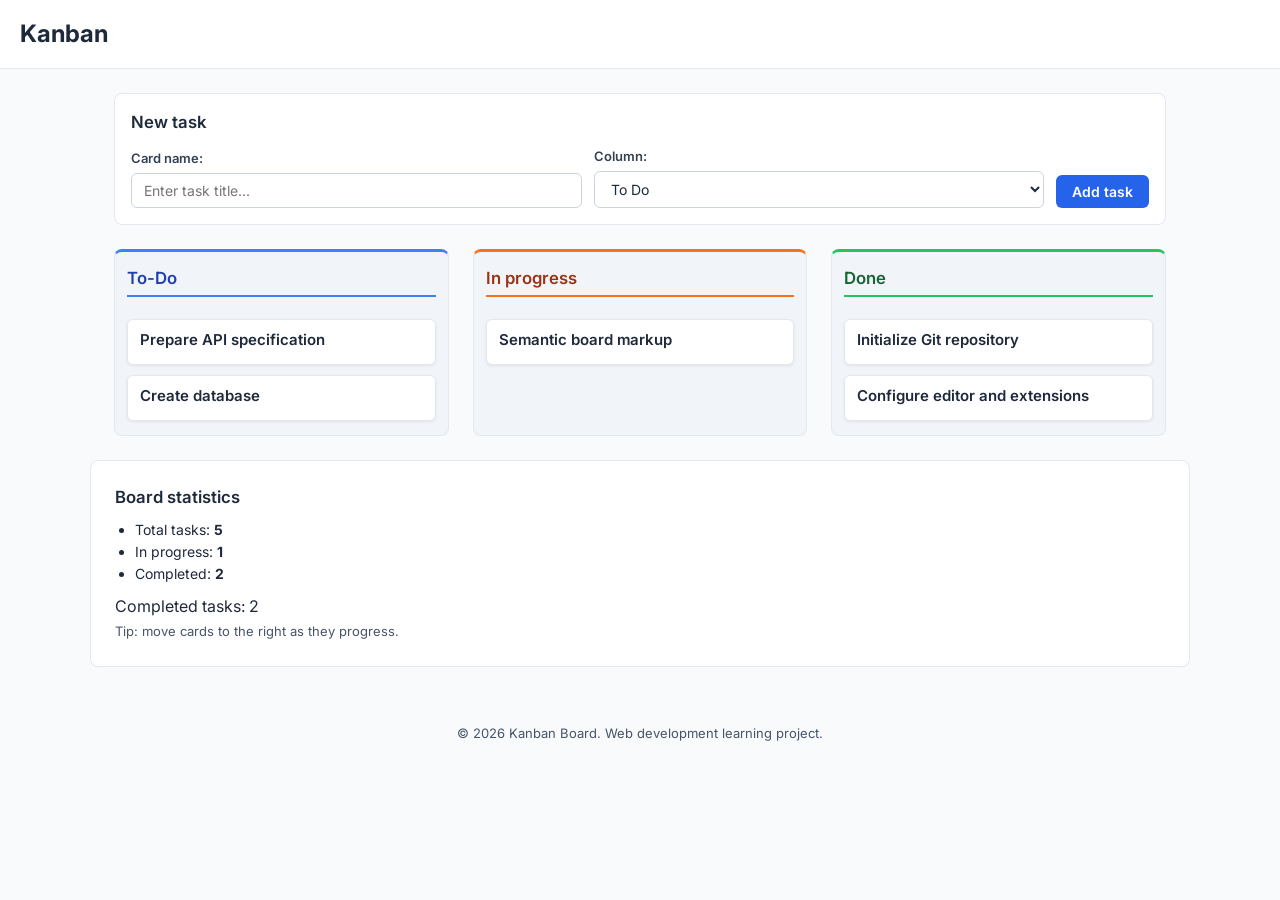
<file: kanban/index.html>
<!DOCTYPE html>
<html lang="en">

	<head>
		<meta charset="UTF-8">
		<meta name="viewport" content="width=device-width, initial-scale=1.0">
		<title>Kanban</title>
		<!-- Google Fonts: Inter -->
		<link rel="preconnect" href="https://fonts.googleapis.com">
		<link rel="preconnect" href="https://fonts.gstatic.com" crossorigin>
		<link href="https://fonts.googleapis.com/css2?family=Inter:wght@400;500;600;700&display=swap" rel="stylesheet">
		<link rel="stylesheet" href="css/style.css">
		<script src="script.js" defer></script>
	</head>

	<body>

		<header>
			<h1>Kanban</h1>
		</header>

		<main>

			<section id="new-task">
				<h2>New task</h2>
				<form id="task-form">
					<div class="form-group">
						<label for="task-title">Card name:</label>
						<input type="text" id="task-title" name="task-title" required pattern=".{3,}" placeholder="Enter task title...">
					</div>
					<div class="form-group">
						<label for="task-column">Column:</label>
						<select id="task-column" name="task-column">
							<option value="To Do">To Do</option>
							<option value="In Progress">In Progress</option>
							<option value="Done">Done</option>
						</select>
					</div>
					<button type="submit">Add task</button>
				</form>
			</section>

			<!-- Column 1 -->
			<section id="todo" class="column">
				<h2>To-Do</h2>
				<div id="todo-list">
					<article class="card">
						<h3>Prepare API specification</h3>
						<p>Describe endpoints for retrieving the list of columns and cards.</p>
					</article>
				</div>
			</section>

			<!-- Column 2 -->
			<section id="in-progress" class="column">
				<h2>In progress</h2>
				<div id="inprogress-list"></div>
			</section>

			<!-- Column 3 -->
			<section id="done" class="column">
				<h2>Done</h2>
				<div id="done-list"></div>
			</section>
		</main>

		<aside id="stats" aria-label="Project statistics">
			<h2>Board statistics</h2>
			<ul>
				<li>Total tasks: <strong>5</strong></li>
				<li>In progress: <strong>1</strong></li>
				<li>Completed: <strong>2</strong></li>
			</ul>
			<p id="done-count">Completed tasks: 0</p>
			<p><small>Tip: move cards to the right as they progress.</small></p>
		</aside>

		<footer>
			<p>&copy; 2026 Kanban Board. Web development learning project.</p>
		</footer>
	</body>
</html>
</file>
<file: kanban/css/style.css>
*, *::before, *::after {
	box-sizing: border-box;
}

body {
	margin: 0;
	font-family: 'Inter', system-ui, -apple-system, sans-serif;
	font-size: 1rem;
	line-height: 1.5;
	color: #1e293b;
	background-color: #f8fafc;
}

img {
	max-width: 100%;
	height: auto;
}

header {
	background-color: #ffffff;
	padding: 16px 20px;
	border-bottom: 1px solid #e2e8f0;
	display: flex;
	justify-content: space-between;
	align-items: center;
	flex-wrap: wrap;
	gap: 12px;
}

header h1 {
	margin: 0;
	font-size: 1.5rem;
	font-weight: 700;
	color: #1e293b;
}

main {
	max-width: 1100px;
	margin: 0 auto;
	padding: 16px;
	display: grid;
	grid-template-columns: 1fr;
	gap: 16px;
}

section {
	padding: 14px 12px;
	background-color: #f1f5f9;
	border: 1px solid #e2e8f0;
	border-radius: 8px;
}

section h2 {
	margin-top: 0;
	margin-bottom: 10px;
	font-size: 1.05rem;
	font-weight: 600;
}

#new-task {
	background-color: #ffffff;
	border: 1px solid #e2e8f0;
	padding: 16px;
}

#new-task h2 {
	color: #1e293b;
	margin-bottom: 12px;
}

#new-task form {
	display: flex;
	flex-wrap: wrap;
	gap: 12px;
	align-items: flex-end;
}

#new-task .form-group {
	display: flex;
	flex-direction: column;
	gap: 4px;
	flex: 1 1 200px;
}

#new-task label {
	font-size: 0.8125rem;
	font-weight: 600;
	color: #334155;
}

#new-task input[type="text"],
#new-task select {
	font-family: inherit;
	font-size: 0.875rem;
	padding: 8px 12px;
	border: 1px solid #cbd5e1;
	border-radius: 6px;
	background-color: #ffffff;
	color: #1e293b;
}

#new-task input[type="text"]:focus,
#new-task select:focus {
	outline: none;
	border-color: #2563eb;
	box-shadow: 0 0 0 3px rgba(37, 99, 235, 0.15);
}

#new-task button[type="submit"] {
	font-family: inherit;
	font-size: 0.875rem;
	font-weight: 600;
	padding: 8px 16px;
	background-color: #2563eb;
	color: #ffffff;
	border: none;
	border-radius: 6px;
	cursor: pointer;
	align-self: flex-end;
	transition: background-color 0.15s ease;
}

#new-task button[type="submit"]:hover {
	background-color: #1d4ed8;
}

#todo {
	border-top: 3px solid #3b82f6;
}

#todo h2 {
	color: #1e40af;
	border-bottom: 2px solid #3b82f6;
	padding-bottom: 4px;
}

#in-progress {
	border-top: 3px solid #f97316;
}

#in-progress h2 {
	color: #9a3412;
	border-bottom: 2px solid #f97316;
	padding-bottom: 4px;
}

#done {
	border-top: 3px solid #22c55e;
}

#done h2 {
	color: #166534;
	border-bottom: 2px solid #22c55e;
	padding-bottom: 4px;
}

#todo,
#in-progress,
#done,
#todo-list,
#inprogress-list,
#done-list {
	display: flex;
	flex-direction: column;
	gap: 10px;
}

article,
.card {
	padding: 10px 12px;
	border-radius: 6px;
	border: 1px solid #e2e8f0;
	box-shadow: 0 1px 3px rgba(0, 0, 0, 0.08);
	background-color: #ffffff;
	transition: box-shadow 0.15s ease, transform 0.15s ease;
}

article:hover,
.card:hover {
	transform: translateY(-1px);
	box-shadow: 0 4px 6px -1px rgba(0, 0, 0, 0.1);
}

article h3 {
	margin: 0 0 4px 0;
	font-size: 0.9375rem;
	font-weight: 600;
	line-height: 1.35;
	color: #1e293b;
}

article p {
	margin: 0;
	font-size: 0.84375rem;
	line-height: 1.45;
	color: #475569;
}

aside {
	max-width: 1100px;
	margin: 0 16px 20px;
	padding: 16px 20px;
	background-color: #ffffff;
	border: 1px solid #e2e8f0;
	border-radius: 8px;
}

aside h2 {
	margin-top: 0;
	margin-bottom: 8px;
	font-size: 1.05rem;
	font-weight: 600;
	color: #1e293b;
}

aside ul {
	margin: 0 0 8px 0;
	padding-left: 20px;
	font-size: 0.875rem;
	line-height: 1.6;
	color: #1e293b;
}

aside p {
	margin: 0;
}

aside p small {
	font-size: 0.8125rem;
	color: #475569;
}

footer {
	text-align: center;
	padding: 20px 16px;
	font-size: 0.8125rem;
	color: #475569;
}

@media (min-width: 600px) {
	main {
		grid-template-columns: repeat(3, 1fr);
		overflow-x: auto;
		padding: 20px;
		gap: 16px;
	}

	#new-task {
		grid-column: 1 / -1;
	}

	#todo,
	#in-progress,
	#done {
		min-width: 220px;
	}

	aside {
		margin: 0 20px 20px;
		padding: 20px;
	}
}

@media (min-width: 1024px) {
	main {
		grid-template-columns: repeat(3, minmax(260px, 1fr));
		gap: 24px;
		overflow-x: visible;
		padding: 24px;
	}

	#todo,
	#in-progress,
	#done {
		min-width: 0;
		gap: 12px;
	}

	aside {
		margin: 0 auto 24px;
		padding: 24px;
	}
}
</file>
